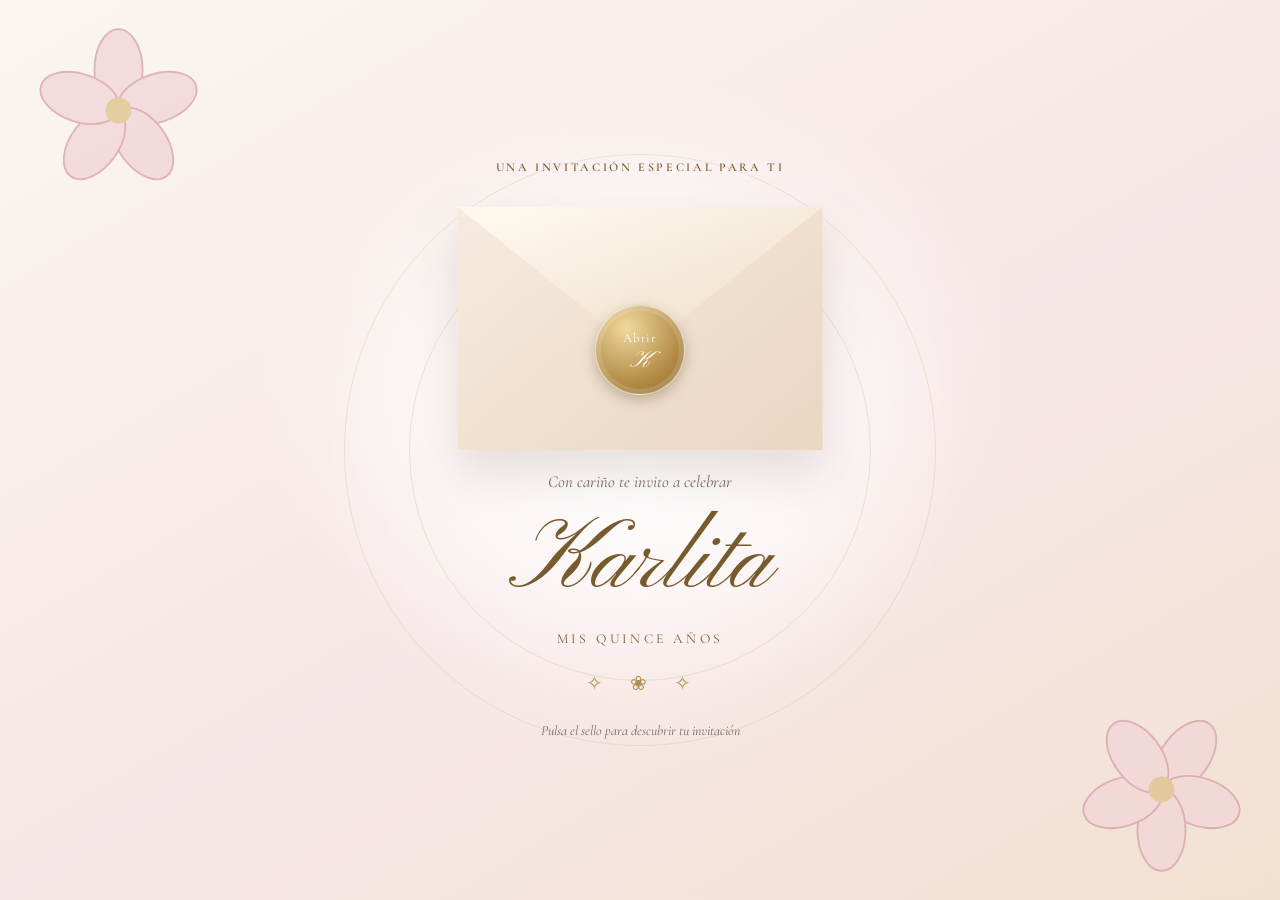
<file: index.html>
<!DOCTYPE html>
<html lang="es">
<head>
  <meta charset="UTF-8">
  <meta name="viewport" content="width=device-width, initial-scale=1">
  <meta name="theme-color" content="#fbf6f0">
  <meta name="description" content="Acompáñanos a celebrar los quince años de Karlita.">
  <title>Mis quince años | Karitla</title>
  <link rel="preconnect" href="https://fonts.googleapis.com">
  <link rel="preconnect" href="https://fonts.gstatic.com" crossorigin>
  <link href="https://fonts.googleapis.com/css2?family=Cormorant+Garamond:wght@400;500;600;700&family=Pinyon+Script&display=swap" rel="stylesheet">
  <link rel="stylesheet" href="style.css">
</head>
<body class="invitacion">
  <svg class="recursos-svg" xmlns="http://www.w3.org/2000/svg" aria-hidden="true">
    <symbol id="flor" viewBox="-50 -50 100 100">
      <g fill="#f2d5d8" stroke="#d5a0a9" stroke-width="1">
        <ellipse cx="0" cy="-22" rx="13" ry="22"/>
        <ellipse cx="0" cy="-22" rx="13" ry="22" transform="rotate(72)"/>
        <ellipse cx="0" cy="-22" rx="13" ry="22" transform="rotate(144)"/>
        <ellipse cx="0" cy="-22" rx="13" ry="22" transform="rotate(216)"/>
        <ellipse cx="0" cy="-22" rx="13" ry="22" transform="rotate(288)"/>
      </g>
      <circle r="7" fill="#dfc28b"/>
    </symbol>
  </svg>

  <section id="portada" class="portada" aria-label="Portada de la invitación">
    <div class="portada-luz" aria-hidden="true"></div>
    <svg class="flor f1" aria-hidden="true"><use href="#flor"/></svg>
    <svg class="flor f2" aria-hidden="true"><use href="#flor"/></svg>

    <p class="sobre-etiqueta">Una invitación especial para ti</p>

    <div class="sobre" id="sobre">
      <div class="sobre-carta" aria-hidden="true">
        <span class="carta-inicial" data-inicial>K</span>
      </div>
      <div class="sobre-frente" aria-hidden="true"></div>
      <div class="sobre-solapa" aria-hidden="true"></div>
      <button class="sello" id="abrir" type="button" aria-label="Abrir invitación">
        <span>Abrir</span>
        <span class="sello-inicial" data-inicial>K</span>
      </button>
    </div>

    <p class="portada-pretexto">Con cariño te invito a celebrar</p>
    <h1 class="nombre-portada" data-quinceanera>Karlita</h1>
    <p class="sub-portada">Mis quince años</p>
    <span class="ornamento" aria-hidden="true">✧ &nbsp; ❀ &nbsp; ✧</span>
    <p class="portada-instruccion">Pulsa el sello para descubrir tu invitación</p>
  </section>

  <main id="contenido" class="contenido" hidden>
    <header class="hero">
      <div class="hero-marco">
        <svg class="flor f1" aria-hidden="true"><use href="#flor"/></svg>
        <svg class="flor f2" aria-hidden="true"><use href="#flor"/></svg>

        <p class="sobre-etiqueta">Un día para recordar</p>
        <p class="padres" id="padres"></p>
        <p class="linea">tienen el honor de invitar a celebrar sus padres</p>
        <h1 class="titulo">Vicente Vera </h1>
        <h1 class="titulo">Y</h1>
        <h1 class="titulo">Mery Mendoza</h1>
        
        
        <div class="separador-ornamental" aria-hidden="true">✦ ───── ❀ ───── ✦</div>
        <p class="saludo" id="saludo" aria-live="polite"></p>
        <p class="hero-cierre"></p>
      </div>
    </header>

    <section class="bloque fecha" aria-labelledby="t-fecha">
      <span class="numero-seccion">I</span>
      <p class="sobre-etiqueta">Una fecha inolvidable</p>
      <h2 id="t-fecha">Reserva este día</h2>
      <div class="fecha-marco">
        <p class="fecha-grande">
          <span id="dia-semana"></span>
          <strong id="dia-num"></strong>
          <span id="mes-anio"></span>
        </p>
        <span class="separador-ornamental" aria-hidden="true">✧</span>
        <p class="hora" id="hora"></p>
      </div>

      <p class="cuenta-titulo">La cuenta regresiva ha comenzado</p>
      <div class="cuenta" id="cuenta" role="timer" aria-label="Tiempo restante para la celebración">
        <div><b id="c-d">0</b><span>días</span></div>
        <div><b id="c-h">0</b><span>horas</span></div>
        <div><b id="c-m">0</b><span>minutos</span></div>
        <div><b id="c-s">0</b><span>segundos</span></div>
      </div>
      <p class="cuenta-fin" id="cuenta-fin" hidden>¡Hoy es el gran día!</p>
      <p class="evento-pasado" id="evento-pasado" hidden>Gracias por formar parte de este recuerdo.</p>
    </section>

    <section class="bloque lugar" aria-labelledby="t-lugar">
      <span class="numero-seccion">II</span>
      <p class="sobre-etiqueta">Nos encontraremos en</p>
      <h2 id="t-lugar">El lugar de la celebración</h2>
      <div class="icono-lugar" aria-hidden="true">✧</div>
      <p class="lugar-nombre" id="lugar-nombre"></p>
      <p class="lugar-direccion" id="lugar-dir"></p>
      <h2 id="t-lugar">19:00h</h2>
      <a class="boton" id="maps" target="_blank" rel="noopener noreferrer">
        <span aria-hidden="true">⌖</span> Cómo llegar
      </a>
    </section>

    
<section class="bloque programa" aria-labelledby="t-prog">
  <span class="numero-seccion">III</span>
  <p class="sobre-etiqueta">Un detalle especial</p>
  <h2 id="t-prog">Obsequio</h2>
  <div id="programa"></div>
</section>


    <section class="bloque vestimenta" aria-labelledby="t-vest">
  <span class="numero-seccion">IV</span>
  <p class="sobre-etiqueta">Una ocasión especial</p>
  <h2 id="t-vest">Código de vestimenta</h2>
  <p class="lugar-nombre" id="vest-titulo"></p>
</section>

    <section class="bloque rsvp" aria-labelledby="t-rsvp">
      <span class="numero-seccion">V</span>
      <p class="sobre-etiqueta"></p>
      <h2 id="t-rsvp">¿Nos acompañas?</h2>
      <p id="rsvp-texto"></p>
      <a class="boton boton-sello" id="whatsapp" target="_blank" rel="noopener noreferrer">
        Confirmar asistencia por WhatsApp
      </a>
      <p class="rsvp-nota">Agradecemos mucho que nos confirmes tu asistencia.</p>
    </section>

    <footer class="final">
      <span class="separador-ornamental" aria-hidden="true">✧ ───── ❀ ───── ✧</span>
      <p class="gracias">Gracias</p>
      <p>Tu presencia hará de este día un recuerdo inolvidable.</p>
      <p class="firma" data-quinceanera>Karlita</p>
      <p class="final-fecha"> <span id="anio-final"></span></p>
    </footer>
  </main>

  <script src="script.js"></script>
</body>
</html>
</file>
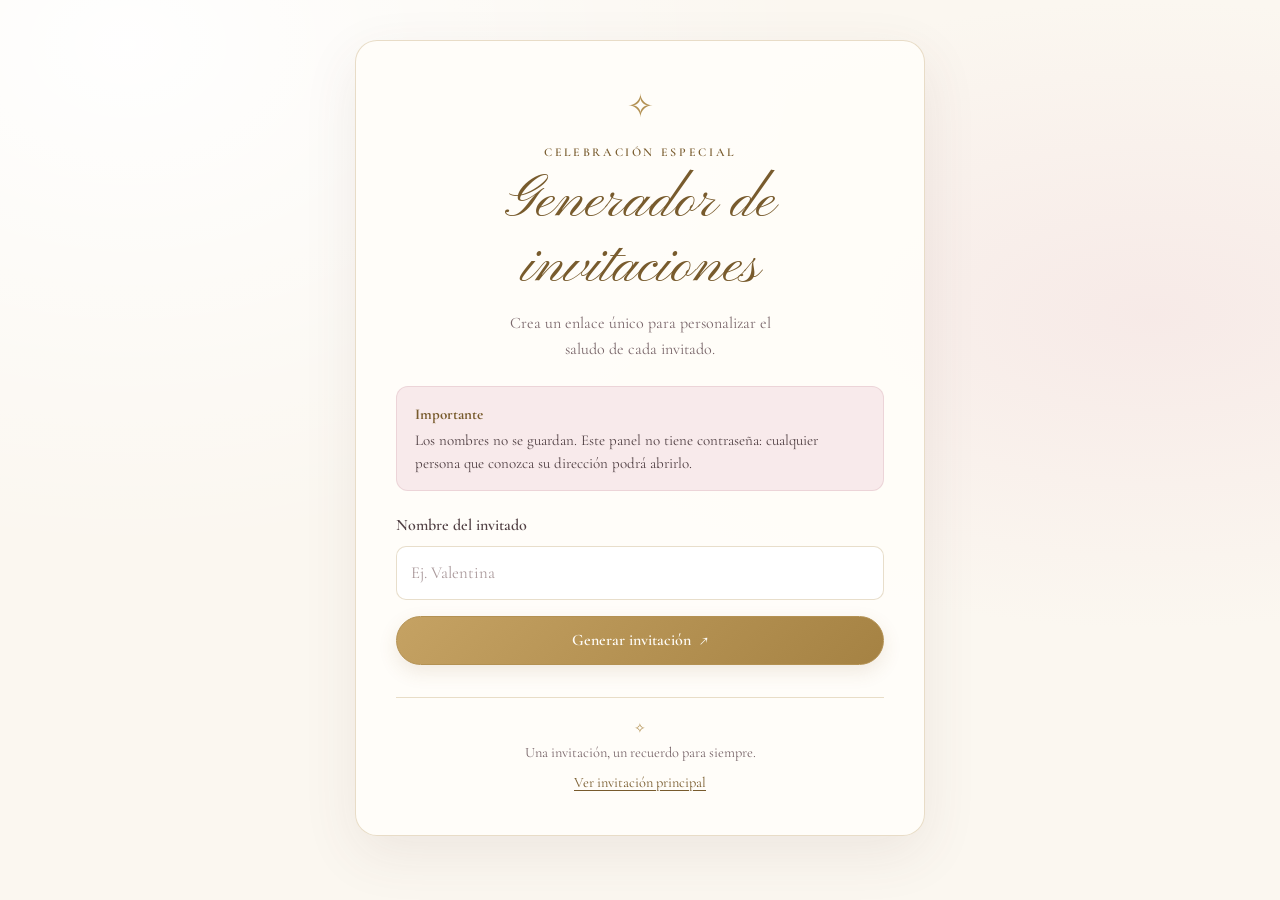
<file: admin.html>
<!DOCTYPE html>
<html lang="es">
<head>
  <meta charset="UTF-8">
  <meta name="viewport" content="width=device-width, initial-scale=1">
  <meta name="robots" content="noindex, nofollow">
  <meta name="theme-color" content="#fbf6f0">
  <title>Generador de invitaciones</title>
  <link rel="preconnect" href="https://fonts.googleapis.com">
  <link rel="preconnect" href="https://fonts.gstatic.com" crossorigin>
  <link href="https://fonts.googleapis.com/css2?family=Cormorant+Garamond:wght@400;500;600;700&family=Pinyon+Script&display=swap" rel="stylesheet">
  <link rel="stylesheet" href="style.css">
</head>
<body class="admin">
  <main class="panel">
    <header class="panel-header">
      <span class="panel-ornamento" aria-hidden="true">✧</span>
      <p class="sobre-etiqueta">Celebración especial</p>
      <h1>Generador de invitaciones</h1>
      <p class="panel-descripcion">Crea un enlace único para personalizar el saludo de cada invitado.</p>
    </header>

    <div class="aviso">
      <strong>Importante</strong>
      <p>Los nombres no se guardan. Este panel no tiene contraseña: cualquier persona que conozca su dirección podrá abrirlo.</p>
    </div>

    <p class="aviso aviso-error" id="aviso-base" hidden></p> 

    <form id="form">
      <label for="nombre">Nombre del invitado</label>
      <input id="nombre" name="nombre" type="text" maxlength="60" autocomplete="off" placeholder="Ej. Valentina" required>
      <p class="error" id="error" role="alert"></p>
      <button class="boton boton-ancho" type="submit">Generar invitación <span aria-hidden="true">↗</span></button>
    </form>

    <section id="resultado" class="resultado" hidden aria-labelledby="t-res">
      <div class="resultado-encabezado">
        <span class="resultado-icono" aria-hidden="true">✓</span>
        <h2 id="t-res">Tu invitación está lista</h2>
        <p>El enlace mostrará el nombre que acabas de introducir.</p>
      </div>

      <label for="enlace">Enlace personalizado</label>
      <input id="enlace" type="text" readonly spellcheck="false">

      <div class="acciones">
        <button class="boton" type="button" id="copiar">Copiar enlace</button>
        <a class="boton boton-sec" id="compartir" target="_blank" rel="noopener noreferrer">Enviar por WhatsApp</a>
        <button class="boton boton-ter" type="button" id="nuevo">Crear otro enlace</button>
      </div>

      <p class="estado" id="estado" role="status" aria-live="polite"></p>

      <div class="vista-contenedor">
        <p class="sobre-etiqueta">Vista previa</p>
        <p class="saludo vista" id="vista"></p>
        <p class="vista-firma">Con cariño, Karla</p>
      </div>
    </section>

    <footer class="panel-footer">
      <span aria-hidden="true">✧</span>
      <p>Una invitación, un recuerdo para siempre.</p>
      <a href="./">Ver invitación principal</a>
    </footer>
  </main>
  <script src="admin.js"></script>
</body>
</html>
</file>
<file: style.css>
:root {
  color-scheme: light;
  --rosa: #f1d8db;
  --rosa-oscuro: #c58d99;
  --rosa-fondo: #f8eaeb;
  --marfil: #fbf7f0;
  --blanco: #fffdf9;
  --oro: #b39153;
  --oro-claro: #e4d2ac;
  --oro-oscuro: #785b2d;
  --tinta: #514044;
  --texto-suave: #79666a;
  --borde: rgba(179, 145, 83, .3);
  --sombra: 0 18px 55px rgba(105, 70, 71, .09);
  --script: "Pinyon Script", "Brush Script MT", cursive;
  --serif: "Cormorant Garamond", Georgia, "Times New Roman", serif;
  --radio: 22px;
}

* {
  box-sizing: border-box;
} 

html {
  scroll-behavior: smooth;
  scroll-padding-top: 24px;
}

body {
  margin: 0;
  min-height: 100vh;
  color: var(--tinta);
  background:
    radial-gradient(ellipse at 10% 5%, rgba(255,255,255,.95), transparent 42%),
    radial-gradient(ellipse at 90% 35%, rgba(241,216,219,.42), transparent 38%),
    var(--marfil);
  font-family: var(--serif);
  font-size: 19px;
  line-height: 1.65;
  text-align: center;
  -webkit-font-smoothing: antialiased;
}

h1, h2, h3, p {
  margin: 0;
}

a {
  color: inherit;
}

button, input {
  font: inherit;
}

button, a {
  -webkit-tap-highlight-color: transparent;
}

button:focus-visible, a:focus-visible, input:focus-visible {
  outline: 3px solid var(--oro);
  outline-offset: 4px;
}

[hidden] {
  display: none !important;
}

.recursos-svg {
  position: absolute;
  width: 0;
  height: 0;
  overflow: hidden;
}

.sobre-etiqueta {
  color: var(--oro-oscuro);
  font-size: .75rem;
  font-weight: 600;
  letter-spacing: .22em;
  line-height: 1.8;
  text-transform: uppercase;
}

.ornamento, .separador-ornamental {
  color: var(--oro);
  letter-spacing: .15em;
}

.separador-ornamental {
  display: block;
  margin: 1.15rem 0;
  font-size: .9rem;
}

.flor {
  position: absolute;
  z-index: 0;
  width: clamp(100px, 25vw, 185px);
  height: clamp(100px, 25vw, 185px);
  opacity: .76;
  pointer-events: none;
}

.f1 {
  top: -24px;
  left: -24px;
}

.f2 {
  right: -24px;
  bottom: -24px;
  transform: rotate(36deg);
}

/* Botones */
.boton {
  display: inline-flex;
  align-items: center;
  justify-content: center;
  gap: .55rem;
  min-height: 49px;
  padding: .75rem 1.45rem;
  border: 1px solid var(--oro);
  border-radius: 999px;
  background: linear-gradient(135deg, #c5a263, #a58243);
  box-shadow: 0 7px 19px rgba(128, 94, 43, .12);
  color: #fffdf9;
  font-size: 1rem;
  font-weight: 600;
  line-height: 1.3;
  text-decoration: none;
  text-align: center;
  cursor: pointer;
  transition: transform .25s ease, box-shadow .25s ease, filter .25s ease;
}

.boton:hover {
  transform: translateY(-2px);
  box-shadow: 0 11px 25px rgba(128, 94, 43, .22);
  filter: saturate(1.08);
}

.boton:active {
  transform: translateY(0);
}

.boton-sec {
  background: var(--blanco);
  color: var(--oro-oscuro);
  box-shadow: none;
}

.boton-ter {
  border-color: var(--borde);
  background: transparent;
  color: var(--tinta);
  box-shadow: none;
}

.boton-ancho {
  width: 100%;
}

/* Portada */
.portada {
  position: relative;
  isolation: isolate;
  display: flex;
  min-height: 100svh;
  flex-direction: column;
  align-items: center;
  justify-content: center;
  gap: .65rem;
  overflow: hidden;
  padding: 3rem 1.2rem;
  background:
    radial-gradient(ellipse at 50% 43%, rgba(255,255,255,.98), transparent 43%),
    linear-gradient(150deg, #fbf6f0 0%, #f7e6e7 55%, #f2e2d1 100%);
  transition: opacity .8s ease;
}

.portada::before, .portada::after {
  position: absolute;
  z-index: -1;
  width: min(78vw, 500px);
  aspect-ratio: 1;
  border: 1px solid rgba(179,145,83,.2);
  border-radius: 50%;
  content: "";
  pointer-events: none;
}

.portada::before {
  width: min(88vw, 590px);
}

.portada::after {
  width: min(72vw, 460px);
}

.portada-luz {
  position: absolute;
  z-index: -1;
  width: min(95vw, 650px);
  aspect-ratio: 1;
  border-radius: 50%;
  background: radial-gradient(circle, rgba(255,255,255,.8), transparent 70%);
  pointer-events: none;
}

.portada .f1 {
  top: 2%;
  left: 2%;
}

.portada .f2 {
  right: 2%;
  bottom: 2%;
}

.sobre {
  position: relative;
  width: min(78vw, 365px);
  aspect-ratio: 1.5;
  margin: 1.1rem 0 .5rem;
  perspective: 1000px;
  filter: drop-shadow(0 24px 25px rgba(109, 78, 67, .17));
}

.sobre-carta, .sobre-frente, .sobre-solapa {
  position: absolute;
  inset: 0;
}

.sobre-carta {
  inset: 7% 7% 5%;
  display: grid;
  place-items: center;
  border: 1px solid var(--oro-claro);
  background: linear-gradient(140deg, #fffefa, #f4e8d7);
  transition: transform 1s .35s cubic-bezier(.2,.7,.2,1);
}

.carta-inicial {
  color: var(--oro);
  font: 400 clamp(4rem, 14vw, 6rem)/1 var(--script);
}

.sobre-frente {
  background: linear-gradient(140deg, #f7ebdf, #ead6c1);
  clip-path: polygon(0 0, 50% 56%, 100% 0, 100% 100%, 0 100%);
}

.sobre-solapa {
  z-index: 2;
  background: linear-gradient(160deg, #fffaf0, #e7d3ba);
  clip-path: polygon(0 0, 100% 0, 50% 60%);
  transform-origin: top center;
  transition: transform .8s ease;
}

.sello {
  position: absolute;
  z-index: 3;
  top: 59%;
  left: 50%;
  display: flex;
  width: 80px;
  height: 80px;
  flex-direction: column;
  align-items: center;
  justify-content: center;
  margin: -40px 0 0 -40px;
  border: 1px solid rgba(255,255,255,.65);
  border-radius: 50%;
  background: radial-gradient(circle at 35% 25%, #f0d99d, #b18a44 64%, #8a682e);
  box-shadow: 0 5px 14px rgba(78, 55, 28, .3), inset 0 0 0 5px rgba(255,255,255,.15);
  color: #fff;
  cursor: pointer;
  animation: latido 2.7s ease-in-out infinite;
}

.sello span:first-child {
  font-size: .8rem;
  letter-spacing: .06em;
}

.sello-inicial {
  font: 400 1.5rem/1 var(--script);
}

.portada.abierta .sobre-solapa {
  transform: rotateX(180deg);
}

.portada.abierta .sobre-carta {
  transform: translateY(-25%);
}

.portada.abierta .sello {
  opacity: 0;
  pointer-events: none;
  animation: none;
  transition: opacity .3s;
}

.portada.saliendo {
  opacity: 0;
  pointer-events: none;
}

.nombre-portada, .nombre, .firma, .gracias, .titulo {
  color: var(--oro-oscuro);
  font-family: var(--script);
  font-weight: 400;
}

.nombre-portada {
  margin-top: .15rem;
  font-size: clamp(3.7rem, 13vw, 6.2rem);
  line-height: 1.1;
}

.portada-pretexto {
  color: var(--texto-suave);
  font-size: 1.05rem;
  font-style: italic;
}

.sub-portada {
  color: var(--oro-oscuro);
  font-size: .85rem;
  letter-spacing: .25em;
  text-transform: uppercase;
}

.portada .ornamento {
  margin-top: .45rem;
}

.portada-instruccion {
  margin-top: .5rem;
  color: var(--texto-suave);
  font-size: .87rem;
  font-style: italic;
}

@keyframes latido {
  0%, 100% { transform: scale(1); }
  50% { transform: scale(1.06); }
}

/* Invitación principal */
.contenido {
  width: 100%;
  overflow: hidden;
  animation: aparece .9s ease both;
}

@keyframes aparece {
  from { opacity: 0; transform: translateY(10px); }
  to { opacity: 1; transform: translateY(0); }
}

.hero {
  position: relative;
  padding: 4.5rem 1.2rem 3.5rem;
  overflow: hidden;
  background:
    radial-gradient(ellipse at center, rgba(255,255,255,.9), transparent 70%),
    linear-gradient(180deg, #f7e8e8, #fbf6f0);
}

.hero-marco {
  position: relative;
  max-width: 680px;
  margin: auto;
  padding: 3rem 1.5rem;
  border: 1px solid var(--borde);
  outline: 1px solid rgba(179,145,83,.13);
  outline-offset: 7px;
}

.hero .f1 {
  top: -8px;
  left: -12px;
}

.hero .f2 {
  right: -12px;
  bottom: -8px;
}

.padres {
  position: relative;
  z-index: 1;
  margin: 2rem 0 .8rem;
  font-size: 1.2rem;
}

.linea {
  position: relative;
  z-index: 1;
  color: var(--texto-suave);
  font-size: .98rem;
  letter-spacing: .08em;
}

.titulo {
  position: relative;
  z-index: 1;
  margin: .5rem 0;
  font-size: clamp(3.8rem, 13vw, 6.5rem);
  line-height: 1.08;
}

.nombre {
  position: relative;
  z-index: 1;
  font-size: clamp(3.8rem, 12vw, 6rem);
  line-height: 1.2;
}

.saludo {
  position: relative;
  z-index: 1;
  max-width: 34ch;
  margin: 1.5rem auto 0;
  color: var(--tinta);
  font-size: 1.35rem;
  font-style: italic;
  line-height: 1.5;
}

.hero-cierre {
  margin-top: 1rem;
  color: var(--oro-oscuro);
  font-size: .95rem;
  letter-spacing: .05em;
}

/* Secciones */
.bloque {
  position: relative;
  max-width: 680px;
  margin: 0 auto;
  padding: 4rem 1.5rem;
}

.bloque + .bloque {
  border-top: 1px solid var(--borde);
}

.bloque h2 {
  margin: .35rem 0 1.4rem;
  color: var(--oro-oscuro);
  font-size: 1.65rem;
  font-weight: 600;
  line-height: 1.3;
}

.numero-seccion {
  display: inline-grid;
  width: 36px;
  height: 36px;
  place-items: center;
  margin-bottom: 1rem;
  border: 1px solid var(--oro-claro);
  border-radius: 50%;
  color: var(--oro-oscuro);
  font-size: .9rem;
  font-style: italic;
}

.fecha-marco {
  max-width: 430px;
  margin: 1.6rem auto 1.8rem;
  padding: 1.7rem 1rem;
  border: 1px solid var(--borde);
  background: rgba(255,255,255,.52);
}

.fecha-grande {
  display: flex;
  flex-direction: column;
  align-items: center;
  color: var(--texto-suave);
  font-size: 1.15rem;
  letter-spacing: .12em;
  text-transform: capitalize;
}

.fecha-grande strong {
  margin: -.1rem 0;
  color: var(--oro-oscuro);
  font: 400 clamp(5rem, 19vw, 7rem)/1 var(--script);
}

.fecha-marco .separador-ornamental {
  margin: .8rem 0;
}

.hora {
  font-size: 1.25rem;
}

.cuenta-titulo {
  margin-bottom: .9rem;
  color: var(--texto-suave);
  font-size: 1rem;
  font-style: italic;
}

.cuenta {
  display: grid;
  grid-template-columns: repeat(4, minmax(0, 1fr));
  gap: .65rem;
  max-width: 430px;
  margin: 0 auto;
}

.cuenta div {
  padding: .8rem .2rem;
  border: 1px solid var(--borde);
  border-radius: 12px;
  background: rgba(255,255,255,.7);
}

.cuenta b {
  display: block;
  color: var(--oro-oscuro);
  font-size: clamp(1.55rem, 5vw, 2.15rem);
  font-weight: 600;
  line-height: 1.2;
  font-variant-numeric: tabular-nums;
}

.cuenta span {
  color: var(--texto-suave);
  font-size: .8rem;
}

.cuenta-fin, .evento-pasado {
  margin-top: 1.3rem;
  color: var(--oro-oscuro);
  font-size: 1.25rem;
  font-style: italic;
}

.icono-lugar {
  display: grid;
  width: 55px;
  height: 55px;
  place-items: center;
  margin: 1rem auto;
  border: 1px solid var(--oro-claro);
  border-radius: 50%;
  color: var(--oro);
  font-size: 1.5rem;
}

.lugar-nombre {
  margin: .5rem 0;
  color: var(--oro-oscuro);
  font: 400 2.7rem/1.15 var(--script);
}

.lugar-direccion {
  max-width: 40ch;
  margin: .4rem auto 0;
  color: var(--texto-suave);
  font-size: 1rem;
}

.lugar .boton, .rsvp .boton {
  margin-top: 1.5rem;
}

.linea-tiempo {
  max-width: 460px;
  margin: 2rem auto 0;
  padding: 0 0 0 1.8rem;
  border-left: 1px solid var(--oro-claro);
  list-style: none;
  text-align: left;
}

.linea-tiempo li {
  position: relative;
  padding: 0 0 1.8rem 1.25rem;
}

.linea-tiempo li:last-child {
  padding-bottom: 0;
}

.linea-tiempo li::before {
  position: absolute;
  top: .48rem;
  left: -2.22rem;
  width: 12px;
  height: 12px;
  border: 3px solid var(--marfil);
  border-radius: 50%;
  background: var(--oro);
  box-shadow: 0 0 0 1px var(--oro-claro);
  content: "";
}

.linea-tiempo b {
  display: block;
  color: var(--oro-oscuro);
  font-size: 1.15rem;
  font-weight: 600;
}

.linea-tiempo small {
  display: block;
  margin-top: .15rem;
  color: var(--texto-suave);
  font-size: 1rem;
  line-height: 1.5;
}

.paleta {
  display: flex;
  flex-wrap: wrap;
  justify-content: center;
  gap: .8rem;
  margin-top: 1.3rem;
}

.paleta i {
  width: 39px;
  height: 39px;
  border: 1px solid rgba(80,60,50,.14);
  border-radius: 50%;
  box-shadow: 0 3px 8px rgba(80,60,50,.08);
}

.rsvp {
  background: linear-gradient(180deg, transparent, rgba(241,216,219,.2));
}

.rsvp > p:not(.sobre-etiqueta) {
  max-width: 42ch;
  margin-right: auto;
  margin-left: auto;
}

.rsvp-nota {
  margin-top: 1rem;
  color: var(--texto-suave);
  font-size: .9rem;
  font-style: italic;
}

.final {
  padding: 3rem 1.4rem 3.5rem;
  border-top: 1px solid var(--borde);
  background: rgba(255,255,255,.25);
}

.gracias {
  margin: .3rem 0;
  font-size: 4.4rem;
  line-height: 1.2;
}

.firma {
  margin-top: .6rem;
  font-size: 3.5rem;
}

.final-fecha {
  margin-top: 1.1rem;
  color: var(--oro-oscuro);
  font-size: .8rem;
  letter-spacing: .14em;
  text-transform: uppercase;
}

/* Panel generador */
.admin {
  display: flex;
  align-items: flex-start;
  justify-content: center;
  padding: 2.5rem 1rem;
  text-align: left;
}

.panel {
  width: 100%;
  max-width: 570px;
  padding: clamp(1.3rem, 5vw, 2.5rem);
  border: 1px solid var(--borde);
  border-radius: var(--radio);
  background: rgba(255,253,249,.94);
  box-shadow: var(--sombra);
}

.panel-header {
  margin-bottom: 1.5rem;
  text-align: center;
}

.panel-ornamento {
  display: block;
  margin-bottom: .5rem;
  color: var(--oro);
  font-size: 2rem;
}

.panel-header h1 {
  margin: .4rem 0 .6rem;
  color: var(--oro-oscuro);
  font: 400 clamp(2.5rem, 8vw, 3.7rem)/1.1 var(--script);
}

.panel-descripcion {
  max-width: 38ch;
  margin: 0 auto;
  color: var(--texto-suave);
  font-size: 1rem;
}

.aviso {
  margin-bottom: 1.3rem;
  padding: 1rem 1.1rem;
  border: 1px solid rgba(197,141,153,.24);
  border-radius: 12px;
  background: var(--rosa-fondo);
  font-size: .94rem;
  line-height: 1.5;
}

.aviso strong {
  display: block;
  margin-bottom: .2rem;
  color: var(--oro-oscuro);
}

.aviso-error {
  border-color: #e8b6aa;
  background: #fff0eb;
  color: #7a2a17;
}

#form {
  display: grid;
  gap: .5rem;
}

label {
  color: var(--tinta);
  font-size: 1rem;
  font-weight: 600;
}

input {
  width: 100%;
  min-height: 49px;
  padding: .75rem .9rem;
  border: 1px solid var(--borde);
  border-radius: 10px;
  background: #fff;
  color: var(--tinta);
  font-family: var(--serif);
  font-size: 1.05rem;
}

input::placeholder {
  color: #aa999b;
}

input[readonly] {
  background: #fdf9f3;
  font-size: .93rem;
}

.error {
  min-height: 0;
  color: #a12a14;
  font-size: .9rem;
}

.error:not(:empty) {
  margin: .15rem 0 .3rem;
}

.resultado {
  margin-top: 2rem;
  padding-top: 1.5rem;
  border-top: 1px solid var(--borde);
}

.resultado-encabezado {
  margin-bottom: 1.4rem;
  text-align: center;
}

.resultado-icono {
  display: grid;
  width: 42px;
  height: 42px;
  place-items: center;
  margin: 0 auto .5rem;
  border: 1px solid var(--oro-claro);
  border-radius: 50%;
  color: var(--oro-oscuro);
}

.resultado h2 {
  color: var(--oro-oscuro);
  font-size: 1.4rem;
  font-weight: 600;
}

.resultado-encabezado p {
  margin-top: .2rem;
  color: var(--texto-suave);
  font-size: .94rem;
}

.acciones {
  display: flex;
  flex-wrap: wrap;
  gap: .65rem;
  margin-top: .9rem;
}

.acciones .boton {
  flex: 1 1 180px;
  font-size: .94rem;
}
.estado {
  min-height: 1.5rem;
  margin-top: .5rem;
  color: var(--oro-oscuro);
  font-size: .94rem;
}

.vista-contenedor {
  margin-top: 1rem;
  padding: 1.5rem 1rem;
  border: 1px solid var(--borde);
  border-radius: 15px;
  background:
    radial-gradient(ellipse at center, #fff 0%, #fbf5eb 100%);
  text-align: center;
}

.vista {
  margin-top: .7rem;
  font-size: 1.35rem;
}

.vista-firma {
  margin-top: .9rem;
  color: var(--oro-oscuro);
  font: 400 2rem var(--script);
}

.panel-footer {
  margin-top: 2rem;
  padding-top: 1.2rem;
  border-top: 1px solid var(--borde);
  color: var(--texto-suave);
  font-size: .9rem;
  text-align: center;
}

.panel-footer > span {
  color: var(--oro);
}

.panel-footer a {
  display: inline-block;
  margin-top: .4rem;
  color: var(--oro-oscuro);
  text-decoration-thickness: 1px;
  text-underline-offset: 3px;
}

/* Responsive */
@media (min-width: 700px) {
  body {
    font-size: 20px;
  }

  .hero {
    padding-top: 5rem;
    padding-bottom: 4.5rem;
  }

  .hero-marco {
    padding: 3.5rem 2rem;
  }

  .bloque {
    padding-top: 4.5rem;
    padding-bottom: 4.5rem;
  }

  .sello {
    width: 90px;
    height: 90px;
    margin: -45px 0 0 -45px;
  }
}

@media (max-width: 380px) {
  body {
    font-size: 17px;
  }

  .portada {
    padding-right: .9rem;
    padding-left: .9rem;
  }

  .cuenta {
    gap: .35rem;
  }

  .cuenta div {
    padding: .7rem .1rem;
  }

  .cuenta span {
    font-size: .72rem;
  }

  .acciones {
    flex-direction: column;
  }

  .acciones .boton {
    width: 100%;
  }
}

@media (prefers-reduced-motion: reduce) {
  *, *::before, *::after {
    scroll-behavior: auto !important;
    animation-duration: .01ms !important;
    animation-iteration-count: 1 !important;
    transition-duration: .01ms !important;
  }
}


/* Obsequio: sobre cerrado */
.obsequio-sobre {
  display: flex;
  flex-direction: column;
  align-items: center;
  justify-content: center;
  gap: 1rem;
  max-width: 360px;
  margin: 2rem auto 0;
  padding: 2rem 1rem;
  border: 1px solid var(--borde);
  border-radius: 16px;
  background: rgba(255, 255, 255, .45);
}

.obsequio-icono {
  display: grid;
  width: 86px;
  height: 64px;
  place-items: center;
  border: 1px solid var(--oro-claro);
  border-radius: 5px;
  background: linear-gradient(145deg, #fffdf9, #f1e3d1);
  box-shadow: 0 8px 18px rgba(105, 70, 71, .09);
  color: var(--oro-oscuro);
  font-size: 2.8rem;
  line-height: 1;
}

.obsequio-texto {
  max-width: 30ch;
  color: var(--texto-suave);
  font-size: 1.05rem;
  font-style: italic;
  line-height: 1.6;
}

/* Vestimenta: mostrar únicamente el título */
#vest-detalle,
#vest-paleta {
  display: none !important;
}
</file>
